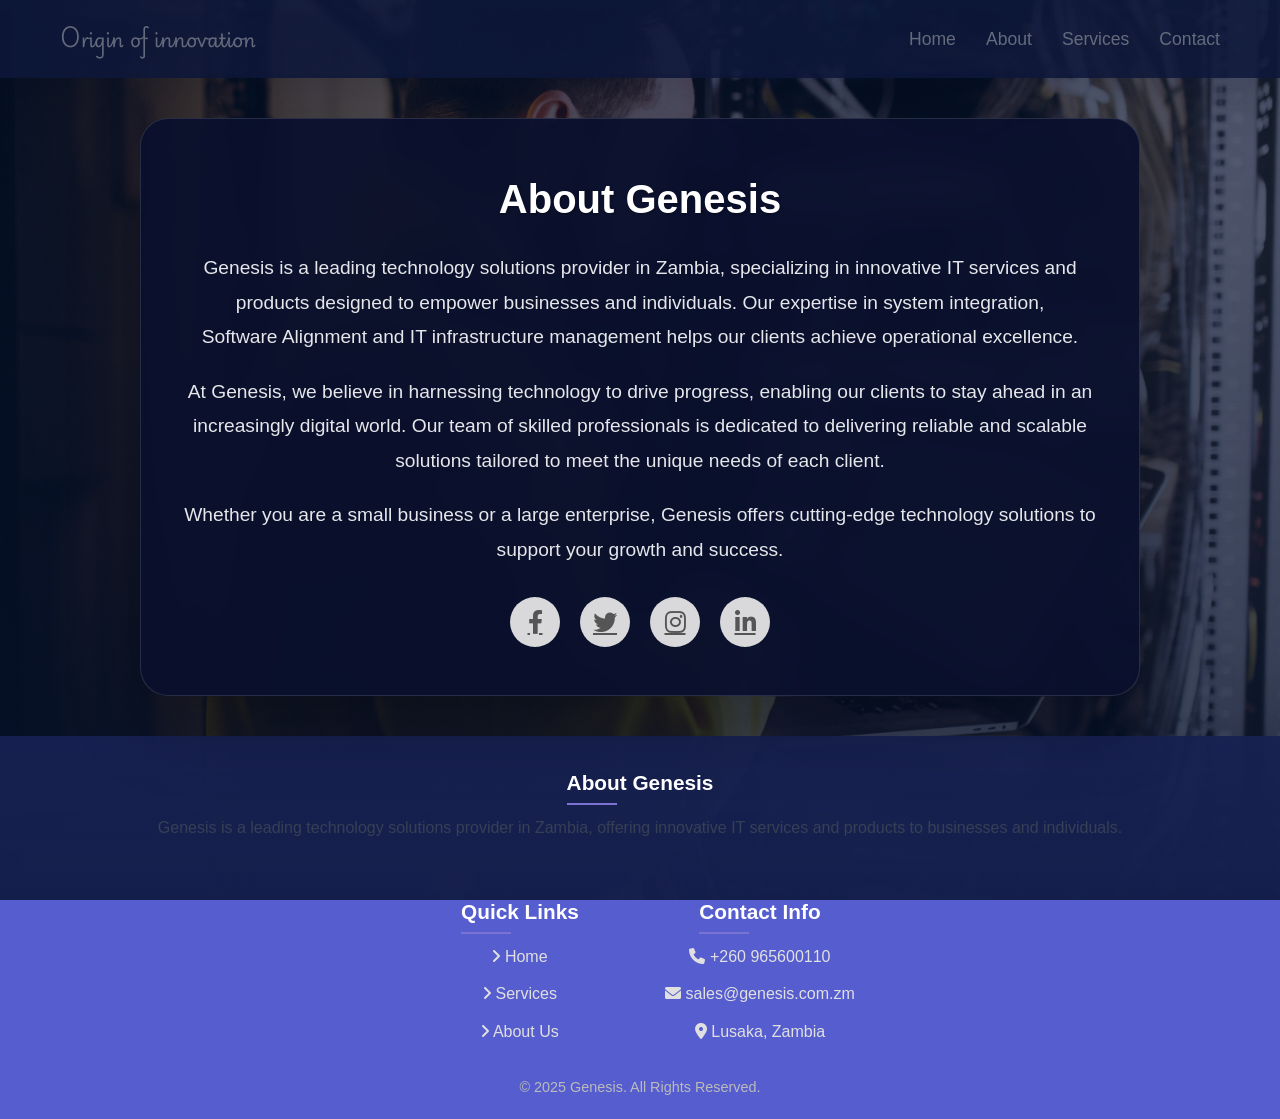
<file: about.html>
<!DOCTYPE html>
<html lang="en">
<head>
    <meta charset="UTF-8">
    <meta name="viewport" content="width=device-width, initial-scale=1.0">
    <link rel="icon" href="genesis-photos/favicon.jpg" type="image/x-icon">
    <title>About Us</title>
    <link rel="preconnect" href="https://fonts.googleapis.com">
    <link rel="preconnect" href="https://fonts.gstatic.com" crossorigin>
    <link href="https://fonts.googleapis.com/css2?family=Playwrite+FR+Moderne:wght@100..400&display=swap" rel="stylesheet">  
    <link rel="stylesheet" href="https://fonts.googleapis.com/css2?family=Roboto:wght@400;500;700&display=swap">
    <!-- Font Awesome for social icons -->
    <link rel="stylesheet" href="https://cdnjs.cloudflare.com/ajax/libs/font-awesome/6.0.0-beta3/css/all.min.css">
    <link rel="stylesheet" href="genesis.css/about.css"> <!-- Link to your CSS file -->
</head>
<body>
    <!-- Header -->
    <header>
        <div class="header-container">
            <div class="logo">
                <h3>Origin of innovation</h3>
            </div>
            <nav>
                <ul>
                    <li><a href="index.html">Home</a></li>
                    <li><a href="about.html">About</a></li>
                    <li><a href="services.html">Services</a></li>
                    <li><a href="contact.html">Contact</a></li>
                </ul>
            </nav>
        </div>
    </header>

    <!-- Main Content -->
    <main>
        <div class="container">
            <h1>About Genesis</h1>
            <div class="about-text">
                <p>
                    Genesis is a leading technology solutions provider in Zambia, specializing in innovative IT services and products designed to empower businesses and individuals. Our expertise in system integration, Software Alignment and IT infrastructure management helps our clients achieve operational excellence.
                </p>
                <p>
                    At Genesis, we believe in harnessing technology to drive progress, enabling our clients to stay ahead in an increasingly digital world. Our team of skilled professionals is dedicated to delivering reliable and scalable solutions tailored to meet the unique needs of each client.
                </p>
                <p>
                    Whether you are a small business or a large enterprise, Genesis offers cutting-edge technology solutions to support your growth and success.
                </p>
            </div>

            <div class="social-links">
                <a href="https://www.facebook.com/GenesisOfficeSystems" class="social-link facebook">
                    <i class="fab fa-facebook-f"></i>
                </a>
                <a href="#" class="social-link twitter">
                    <i class="fab fa-twitter"></i>
                </a>
                <a href="https://www.instagram.com/genesis_office_systems/?hl=en" class="social-link instagram">
                    <i class="fab fa-instagram"></i>
                </a>
                <a href="https://www.linkedin.com/company/genesis-office-systems-limited/people/?viewAsMember=true" class="social-link linkedin">
                    <i class="fab fa-linkedin-in"></i>
                </a>
            </div>
        </div>
    </main>

    <!-- Footer -->
    <footer>
        <div class="footer-container">
            <div class="footer-content">
                <div class="footer-section">
                    <h3>About Genesis</h3>
                    <p>Genesis is a leading technology solutions provider in Zambia, offering innovative IT services and products to businesses and individuals.</p>
                </div>

                <div class="footer-section">
                    <h3>Quick Links</h3>
                    <ul class="footer-links">
                        <li><a href="index.html"><i class="fas fa-angle-right"></i> Home</a></li>
                        <li><a href="services.html"><i class="fas fa-angle-right"></i> Services</a></li>
                        <li><a href="#"><i class="fas fa-angle-right"></i> About Us</a></li>
                    </ul>
                </div>

                <div class="footer-section">
                    <h3>Contact Info</h3>
                    <ul class="footer-links">
                        <li><a href="tel:"><i class="fas fa-phone"></i> +260 965600110
                        <li><a href="email:"><i class="fas fa-envelope"></i> sales@genesis.com.zm</a></li>
                        <li><a href="https://maps.google.com/?q=Plot+5130/53+Chandwe+Musonda+Road,+Light+Industrial+Area,+Lusaka,+Zambia" target="_blank"><i class="fas fa-map-marker-alt"></i> Lusaka, Zambia</a></li>
                    </ul>
                </div>
            </div>

            <div class="copyright">
                &copy; 2025 Genesis. All Rights Reserved.
            </div>
        </div>
    </footer>
</body>
</html>
</file>
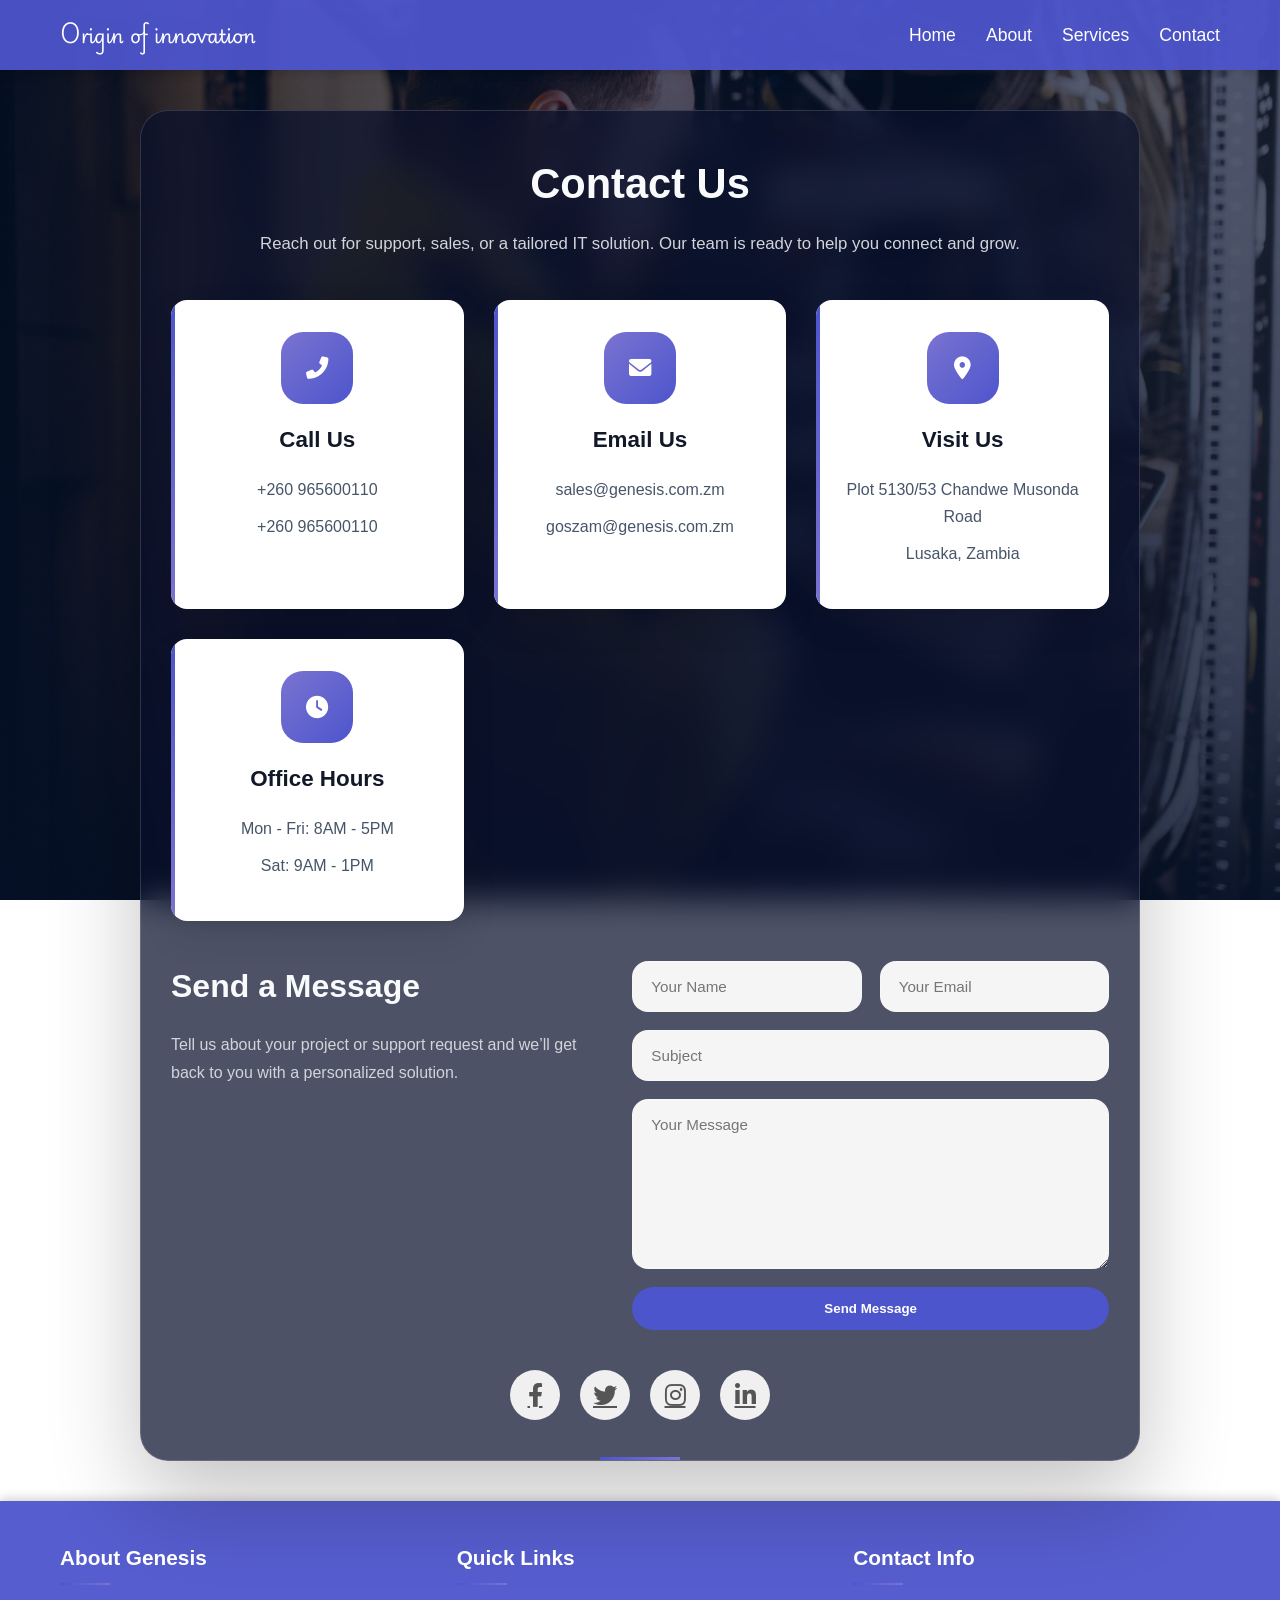
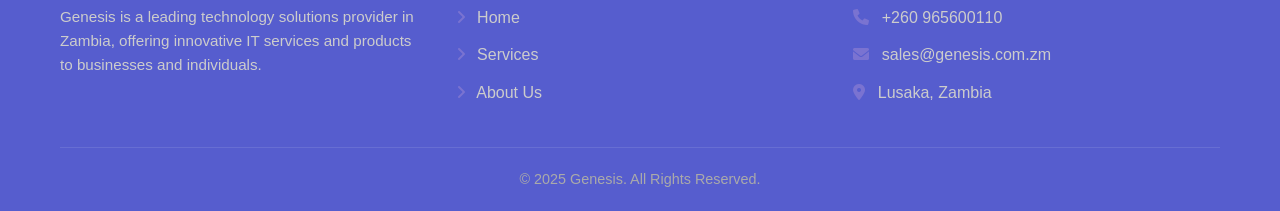
<file: contact.html>
<!DOCTYPE html>
<html lang="en">
<head>
    <meta charset="UTF-8">
    <meta name="viewport" content="width=device-width, initial-scale=1.0">
    <link rel="icon" href="genesis-photos/favicon.jpg" type="image/x-icon">
    <title>Contact Us</title>
    <link rel="preconnect" href="https://fonts.googleapis.com">
    <link rel="preconnect" href="https://fonts.gstatic.com" crossorigin>
    <link href="https://fonts.googleapis.com/css2?family=Playwrite+FR+Moderne:wght@100..400&display=swap" rel="stylesheet">  
    <!-- Font Awesome for social icons -->
    <link rel="stylesheet" href="https://fonts.googleapis.com/css2?family=Roboto:wght@400;500;700&display=swap">
    <link rel="stylesheet" href="https://cdnjs.cloudflare.com/ajax/libs/font-awesome/6.0.0-beta3/css/all.min.css">
    <link rel="stylesheet" href="genesis.css/contact.css"> <!-- Link to your CSS file -->
</head>
<body>
    <!-- Header -->
    <header>
        <div class="header-container">
            <div class="logo">
             <h3>Origin of innovation</h3>
            </div>
            <nav>
                <ul>
                    <li><a href="index.html">Home</a></li>
                    <li><a href="about.html">About</a></li>
                    <li><a href="services.html">Services</a></li>
                    <li><a href="contact.html">Contact</a></li>
                </ul>
            </nav>
        </div>
    </header>

    <!-- Main Content -->
    <main>
        <div class="container">
            <div class="page-header">
                <h1>Contact Us</h1>
                <p class="tagline">Reach out for support, sales, or a tailored IT solution. Our team is ready to help you connect and grow.</p>
            </div>

            <div class="contact-grid">
                <div class="contact-card">
                    <div class="icon-circle"><i class="fas fa-phone-alt"></i></div>
                    <h3>Call Us</h3>
                    <p>+260 965600110</p>
                    <p>+260 965600110</p>
                </div>
                <div class="contact-card">
                    <div class="icon-circle"><i class="fas fa-envelope"></i></div>
                    <h3>Email Us</h3>
                    <p>sales@genesis.com.zm</p>
                    <p>goszam@genesis.com.zm</p>
                </div>
                <div class="contact-card">
                    <div class="icon-circle"><i class="fas fa-map-marker-alt"></i></div>
                    <h3>Visit Us</h3>
                    <p>Plot 5130/53 Chandwe Musonda Road</p>
                    <p>Lusaka, Zambia</p>
                </div>
                <div class="contact-card">
                    <div class="icon-circle"><i class="fas fa-clock"></i></div>
                    <h3>Office Hours</h3>
                    <p>Mon - Fri: 8AM - 5PM</p>
                    <p>Sat: 9AM - 1PM</p>
                </div>
            </div>

            <div class="form-section">
                <div class="form-copy">
                    <h2>Send a Message</h2>
                    <p>Tell us about your project or support request and we’ll get back to you with a personalized solution.</p>
                </div>

                <form class="contact-form" action="#" method="post">
                    <div class="field-row">
                        <input type="text" name="name" placeholder="Your Name" required>
                        <input type="email" name="email" placeholder="Your Email" required>
                    </div>
                    <input type="text" name="subject" placeholder="Subject" required>
                    <textarea name="message" rows="6" placeholder="Your Message" required></textarea>
                    <button type="submit" class="cta-button">Send Message</button>
                </form>
            </div>

            <div class="social-links">
                <a href="https://www.facebook.com/GenesisOfficeSystems" class="social-link facebook">
                    <i class="fab fa-facebook-f"></i>
                </a>
                <a href="#" class="social-link twitter">
                    <i class="fab fa-twitter"></i>
                </a>
                <a href="https://www.instagram.com/genesis_office_systems/?hl=en" class="social-link instagram">
                    <i class="fab fa-instagram"></i>
                </a>
                <a href="https://www.linkedin.com/company/genesis-office-systems-limited/people/?viewAsMember=true" class="social-link linkedin">
                    <i class="fab fa-linkedin-in"></i>
                </a>
            </div>
        </div>
    </main>

    <!-- Footer -->
    <footer>
        <div class="footer-container">
            <div class="footer-content">
                <div class="footer-section">
                    <h3>About Genesis</h3>
                    <p>Genesis is a leading technology solutions provider in Zambia, offering innovative IT services and products to businesses and individuals.</p>
                </div>
                
                <div class="footer-section">
                    <h3>Quick Links</h3>
                    <ul class="footer-links">
                        <li><a href="index.html"><i class="fas fa-angle-right"></i> Home</a></li>
                        <li><a href="services.html"><i class="fas fa-angle-right"></i> Services</a></li>
                        <li><a href="about.html"><i class="fas fa-angle-right"></i> About Us</a></li>
                    </ul>
                </div>
                
                <div class="footer-section">
                    <h3>Contact Info</h3>
                    <ul class="footer-links">
                        <li><a href="tel:"><i class="fas fa-phone"></i> +260 965600110
                        <li><a href="email:"><i class="fas fa-envelope"></i> sales@genesis.com.zm</a></li>
                        <li><a href="https://maps.google.com/?q=Plot+5130/53+Chandwe+Musonda+Road,+Light+Industrial+Area,+Lusaka,+Zambia" target="_blank"><i class="fas fa-map-marker-alt"></i> Lusaka, Zambia</a></li>
                    </ul>
                </div>
            </div>
            
            <div class="copyright">
                &copy; 2025 Genesis. All Rights Reserved.
            </div>
        </div>
    </footer>
</body>
</html>
</file>
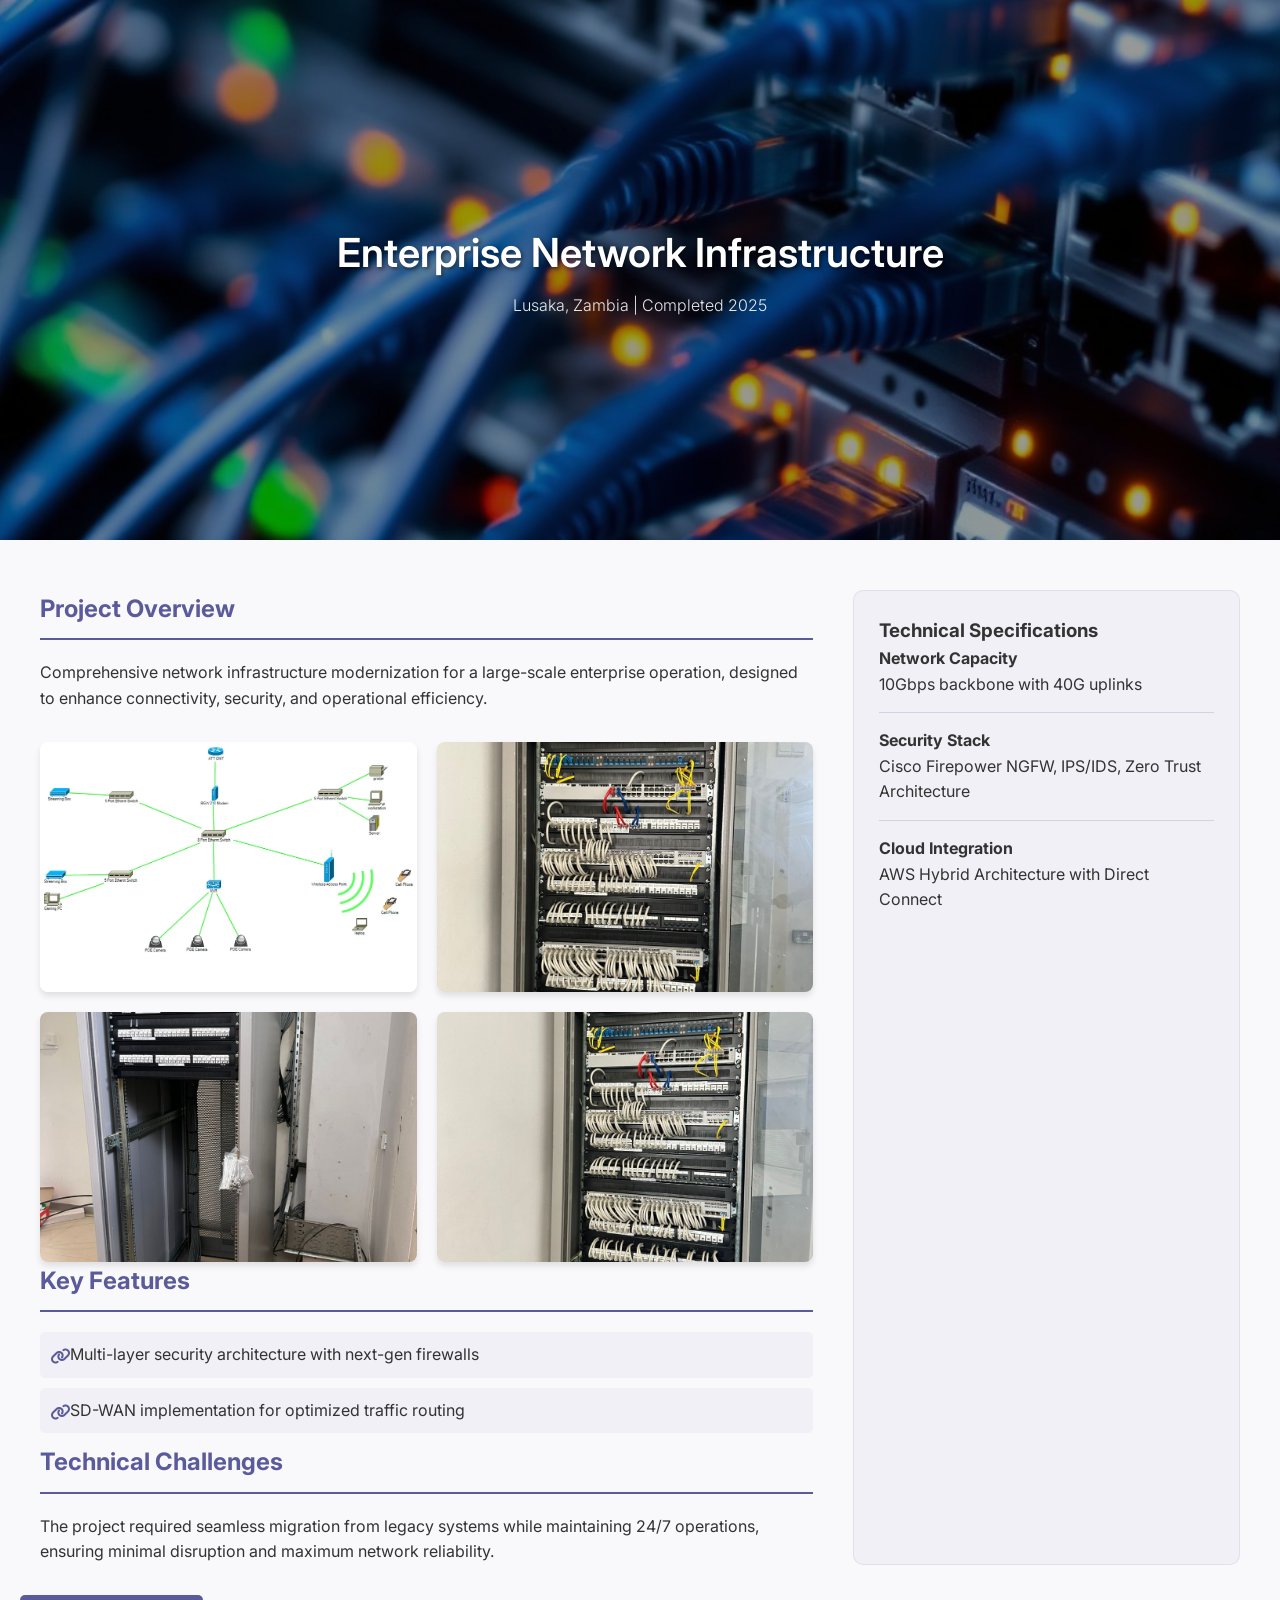
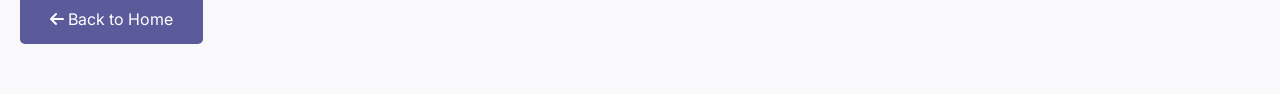
<file: project-1.html>
<!DOCTYPE html>
<html lang="en">
<head>
    <meta charset="UTF-8">
    <meta name="viewport" content="width=device-width, initial-scale=1.0">
    <link rel="icon" href="genesis-photos/favicon.jpg" type="image/x-icon">
    <title>Enterprise Network Infrastructure Project</title>
    <link rel="stylesheet" href="https://fonts.googleapis.com/css2?family=Inter:wght@300;400;600&display=swap">
    <link rel="stylesheet" href="https://cdnjs.cloudflare.com/ajax/libs/font-awesome/6.0.0-beta3/css/all.min.css">
    <style>
        :root {
            --primary-color: #5b5b9b;
            --secondary-color: #464687;
            --background-light: #f9f9fb;
            --text-dark: #333;
        }

        * {
            margin: 0;
            padding: 0;
            box-sizing: border-box;
        }

        body {
            font-family: 'Inter', sans-serif;
            line-height: 1.6;
            color: var(--text-dark);
        }

        .project-hero {
            position: relative;
            height: 60vh;
            overflow: hidden;
        }

        .hero-image {
            width: 100%;
            height: 100%;
            object-fit: cover;
            filter: brightness(0.6);
            transition: transform 0.5s ease;
        }

        .project-hero:hover .hero-image {
            transform: scale(1.05);
        }

        .hero-content {
            position: absolute;
            top: 50%;
            left: 50%;
            transform: translate(-50%, -50%);
            text-align: center;
            color: white;
            z-index: 10;
            width: 90%;
        }

        .hero-content h1 {
            font-size: 2.5rem;
            margin-bottom: 0.5rem;
            font-weight: 600;
            text-shadow: 2px 2px 4px rgba(0,0,0,0.5);
        }

        .hero-content p {
            font-weight: 300;
            opacity: 0.9;
        }

        .project-details {
            padding: 50px 20px;
            background-color: var(--background-light);
        }

        .detail-grid {
            display: grid;
            grid-template-columns: 2fr 1fr;
            gap: 40px;
            max-width: 1200px;
            margin: 0 auto;
        }

        .main-content h2 {
            border-bottom: 2px solid var(--primary-color);
            padding-bottom: 10px;
            margin-bottom: 20px;
            color: var(--primary-color);
        }

        .image-gallery {
            display: grid;
            grid-template-columns: repeat(auto-fit, minmax(250px, 1fr));
            gap: 20px;
            margin-top: 30px;
        }

        .gallery-image {
            width: 100%;
            height: 250px;
            object-fit: cover;
            border-radius: 8px;
            transition: all 0.3s ease;
            box-shadow: 0 4px 6px rgba(0,0,0,0.1);
        }

        .gallery-image:hover {
            transform: scale(1.05);
            box-shadow: 0 6px 10px rgba(0,0,0,0.15);
        }

        .technical-specs {
            background: rgba(91, 91, 155, 0.05);
            border: 1px solid rgba(91, 91, 155, 0.1);
            padding: 25px;
            border-radius: 10px;
        }

        .spec-item {
            margin-bottom: 15px;
            padding-bottom: 15px;
            border-bottom: 1px solid rgba(91, 91, 155, 0.2);
        }

        .spec-item:last-child {
            border-bottom: none;
        }

        .back-button {
            display: inline-block;
            padding: 12px 30px;
            background-color: var(--primary-color);
            color: white;
            text-decoration: none;
            border-radius: 5px;
            margin-top: 30px;
            transition: all 0.3s ease;
            text-align: center;
        }

        .back-button:hover {
            background-color: var(--secondary-color);
            transform: translateY(-3px);
            box-shadow: 0 4px 6px rgba(0,0,0,0.1);
        }

        .key-features ul {
            list-style-type: none;
            padding: 0;
        }

        .key-features li {
            padding: 10px;
            background-color: rgba(91, 91, 155, 0.05);
            margin-bottom: 10px;
            border-radius: 5px;
            position: relative;
            padding-left: 30px;
        }

        .key-features li::before {
            content: '\f0c1';  /* link icon */
            font-family: 'Font Awesome 5 Free';
            position: absolute;
            left: 10px;
            top: 12px;
            color: var(--primary-color);
            font-weight: 900;
        }

        @media (max-width: 768px) {
            .detail-grid {
                grid-template-columns: 1fr;
            }
            
            .hero-content h1 {
                font-size: 2rem;
            }

            .gallery-image {
                height: 200px;
            }
        }
    </style>
</head>
<body>
    <div class="project-hero">
        <img src="genesis-photos/projects-photos/StockCake-Network Cables Connected_1742898370.jpg" 
             alt="Network Infrastructure" class="hero-image">
        <div class="hero-content">
            <h1>Enterprise Network Infrastructure</h1>
            <p>Lusaka, Zambia | Completed 2025</p>
        </div>
    </div>

    <div class="project-details">
        <div class="detail-grid">
            <div class="main-content">
                <h2>Project Overview</h2>
                <p>Comprehensive network infrastructure modernization for a large-scale enterprise operation, designed to enhance connectivity, security, and operational efficiency.</p>
                
                <div class="image-gallery">
                    <img src="genesis-photos/project-1/network design photo.webp"
                         alt="Network Design" class="gallery-image">
                    <img src="genesis-photos/project-1/serverroom-3.jpeg" 
                         alt="Server Room" class="gallery-image">
                    <img src="genesis-photos/project-1/server room phto.jpeg" 
                         alt="Server room" class="gallery-image">
                          <img src="genesis-photos/project-1/serverroom-2.jpeg" 
                         alt="Server room" class="gallery-image">
                </div>

                <div class="key-features">
                    <h2>Key Features</h2>
                    <ul>
                        <li>Multi-layer security architecture with next-gen firewalls</li>
                        <li>SD-WAN implementation for optimized traffic routing</li>
                    </ul>
                </div>

                <h2>Technical Challenges</h2>
                <p>The project required seamless migration from legacy systems while maintaining 24/7 operations, ensuring minimal disruption and maximum network reliability.</p>
            </div>

            <div class="technical-specs">
                <h3>Technical Specifications</h3>
                <div class="spec-item">
                    <h4>Network Capacity</h4>
                    <p>10Gbps backbone with 40G uplinks</p>
                </div>
                <div class="spec-item">
                    <h4>Security Stack</h4>
                    <p>Cisco Firepower NGFW, IPS/IDS, Zero Trust Architecture</p>
                </div>
                <div class="spec-item">
                    <h4>Cloud Integration</h4>
                    <p>AWS Hybrid Architecture with Direct Connect</p>
                </div>
            </div>
        </div>

        <div class="text-center">
            <a href="index.html" class="back-button">
                <i class="fas fa-arrow-left"></i> Back to Home
            </a>
        </div>
    </div>

    <script>
      
    </script>
</body>
</html>
</file>
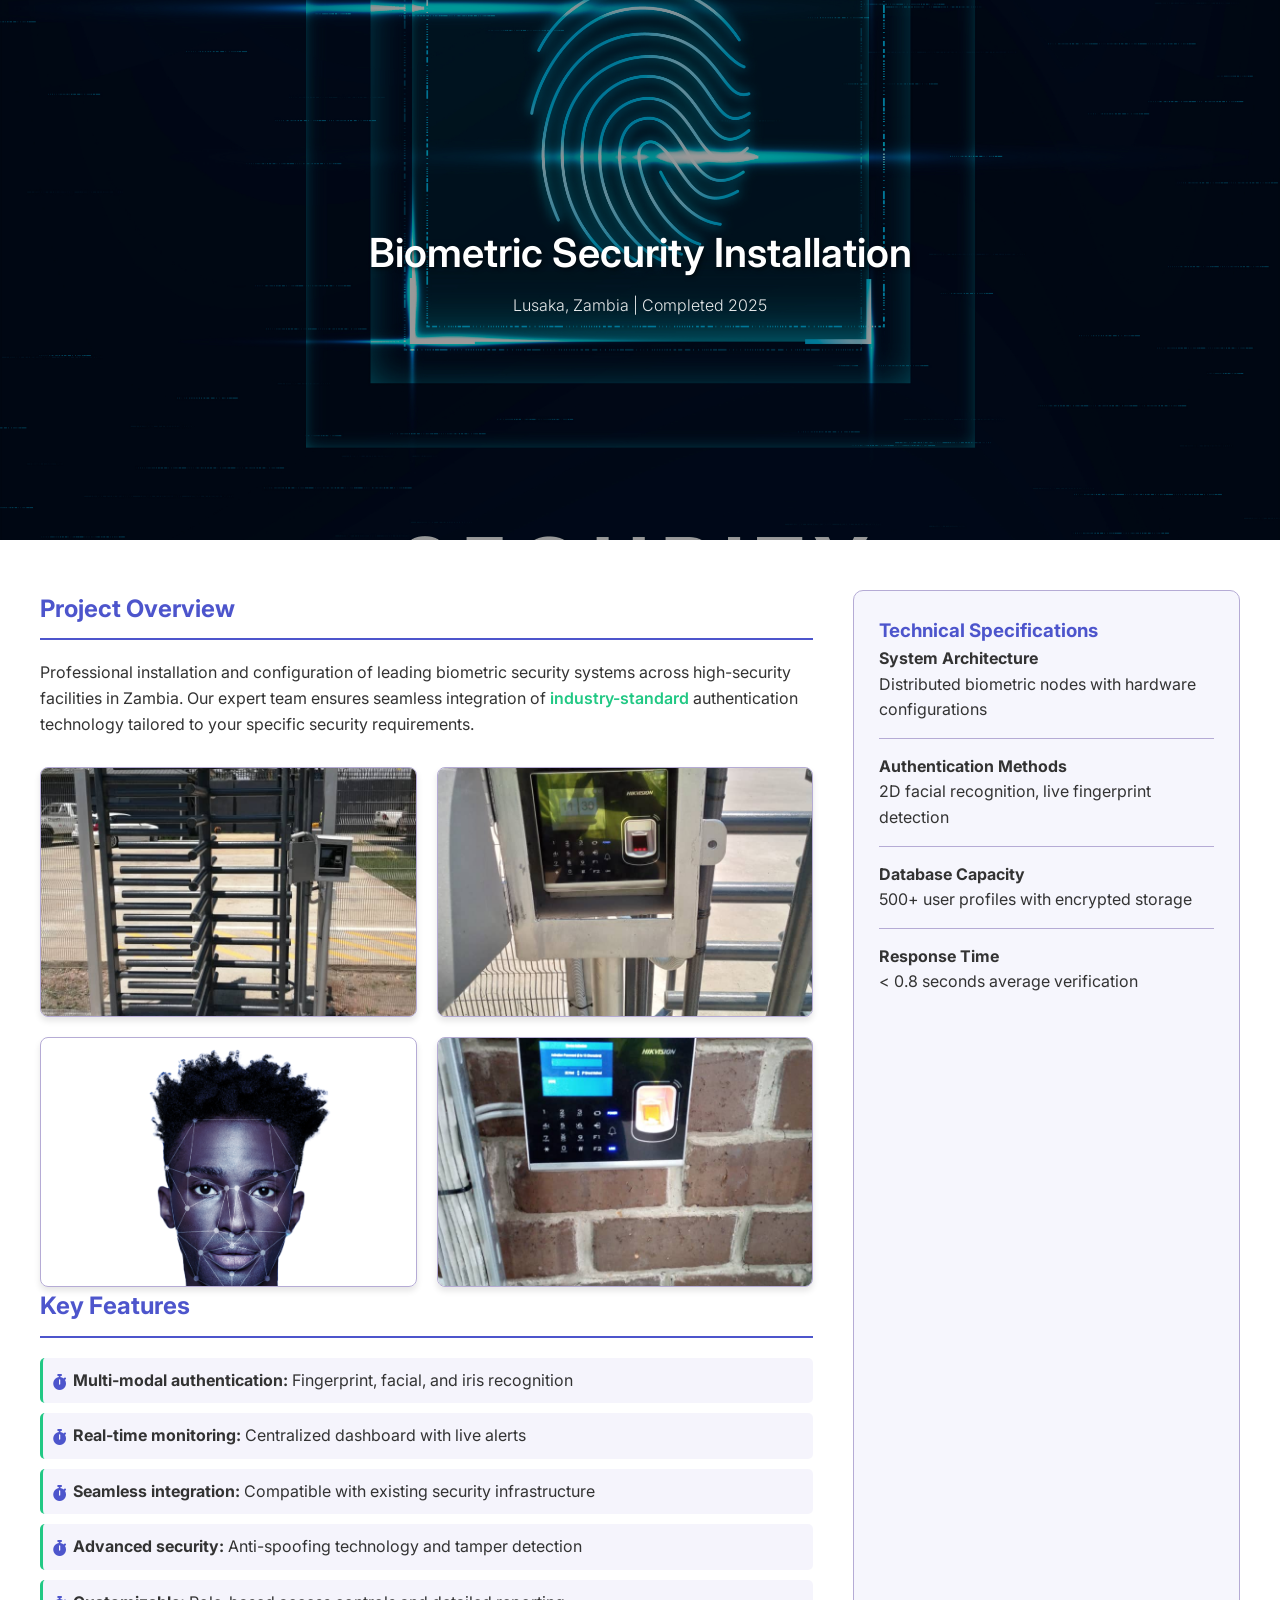
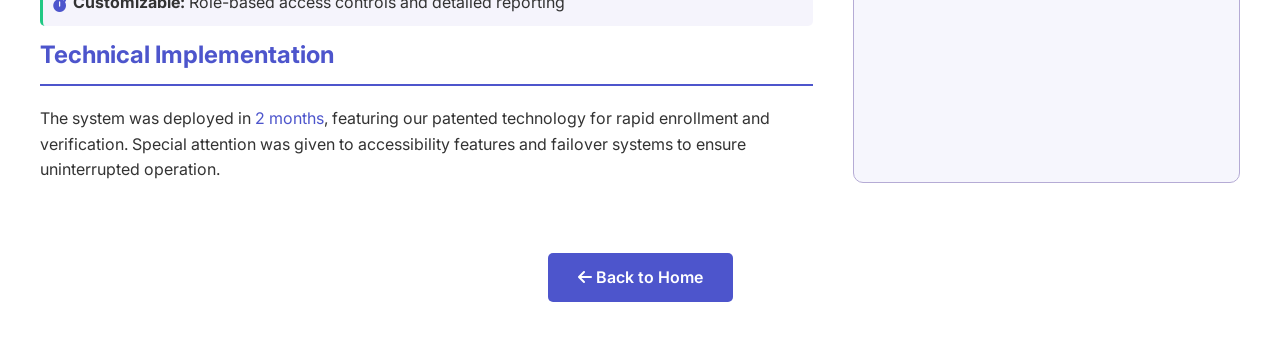
<file: project-2.html>
<!DOCTYPE html>
<html lang="en">
<head>
    <meta charset="UTF-8">
    <meta name="viewport" content="width=device-width, initial-scale=1.0">
    <link rel="icon" href="genesis-photos/favicon.jpg" type="image/x-icon">
    <title>Biometric Security Installation Project</title>
    <link rel="stylesheet" href="https://fonts.googleapis.com/css2?family=Inter:wght@300;400;600&display=swap">
    <link rel="stylesheet" href="https://cdnjs.cloudflare.com/ajax/libs/font-awesome/6.0.0-beta3/css/all.min.css">
    <style>
        :root {
            --primary-color: #4D55CC;
            --secondary-color: #7A73D1;
            --accent-color: #21C884;
            --light-color: #B5ABD5;
            --background-light: #f8f9fa;
            --text-dark: #333;
        }

        * {
            margin: 0;
            padding: 0;
            box-sizing: border-box;
        }

        body {
            font-family: 'Inter', sans-serif;
            line-height: 1.6;
            color: var(--text-dark);
            background-color: var(--background-light);
        }

        .project-hero {
            position: relative;
            height: 60vh;
            overflow: hidden;
        }

        .hero-image {
            width: 100%;
            height: 100%;
            object-fit: cover;
            filter: brightness(0.6);
            transition: transform 0.5s ease;
        }

        .project-hero:hover .hero-image {
            transform: scale(1.05);
        }

        .hero-content {
            position: absolute;
            top: 50%;
            left: 50%;
            transform: translate(-50%, -50%);
            text-align: center;
            color: white;
            z-index: 10;
            width: 90%;
        }

        .hero-content h1 {
            font-size: 2.5rem;
            margin-bottom: 0.5rem;
            font-weight: 600;
            text-shadow: 2px 2px 4px rgba(0,0,0,0.5);
        }

        .hero-content p {
            font-weight: 300;
            opacity: 0.9;
        }

        .project-details {
            padding: 50px 20px;
            background-color: white;
        }

        .detail-grid {
            display: grid;
            grid-template-columns: 2fr 1fr;
            gap: 40px;
            max-width: 1200px;
            margin: 0 auto;
        }

        .main-content h2 {
            border-bottom: 2px solid var(--primary-color);
            padding-bottom: 10px;
            margin-bottom: 20px;
            color: var(--primary-color);
        }

        .image-gallery {
            display: grid;
            grid-template-columns: repeat(auto-fit, minmax(250px, 1fr));
            gap: 20px;
            margin-top: 30px;
        }

        .gallery-image {
            width: 100%;
            height: 250px;
            object-fit: cover;
            border-radius: 8px;
            transition: all 0.3s ease;
            box-shadow: 0 4px 6px rgba(0,0,0,0.1);
            border: 1px solid var(--light-color);
        }

        .gallery-image:hover {
            transform: scale(1.05);
            box-shadow: 0 6px 10px rgba(0,0,0,0.15);
        }

        .technical-specs {
            background: rgba(77, 85, 204, 0.05);
            border: 1px solid var(--light-color);
            padding: 25px;
            border-radius: 10px;
        }

        .spec-item {
            margin-bottom: 15px;
            padding-bottom: 15px;
            border-bottom: 1px solid var(--light-color);
        }

        .spec-item:last-child {
            border-bottom: none;
        }

        .back-button {
            display: inline-block;
            padding: 12px 30px;
            background-color: var(--primary-color);
            color: white;
            text-decoration: none;
            border-radius: 5px;
            margin-top: 30px;
            transition: all 0.3s ease;
            text-align: center;
            font-weight: 600;
        }

        .back-button:hover {
            background-color: var(--secondary-color);
            transform: translateY(-3px);
            box-shadow: 0 4px 6px rgba(0,0,0,0.1);
        }

        .key-features ul {
            list-style-type: none;
            padding: 0;
        }

        .key-features li {
            padding: 10px;
            background-color: rgba(122, 115, 209, 0.08);
            margin-bottom: 10px;
            border-radius: 5px;
            position: relative;
            padding-left: 30px;
            border-left: 3px solid var(--accent-color);
        }

        .key-features li::before {
            content: '\f2f2';  /* fingerprint icon */
            font-family: 'Font Awesome 5 Free';
            position: absolute;
            left: 10px;
            top: 12px;
            color: var(--primary-color);
            font-weight: 900;
        }

        @media (max-width: 768px) {
            .detail-grid {
                grid-template-columns: 1fr;
            }
            
            .hero-content h1 {
                font-size: 2rem;
            }

            .gallery-image {
                height: 200px;
            }
        }
    </style>
</head>
<body>
    <div class="project-hero">
        <img src="genesis-photos/project-2/rm373batch3-socialmediapost-06.jpg" 
             alt="Biometric Security Installation" class="hero-image">
        <div class="hero-content">
            <h1>Biometric Security Installation</h1>
            <p>Lusaka, Zambia | Completed 2025</p>
        </div>
    </div>

    <div class="project-details">
        <div class="detail-grid">
            <div class="main-content">
                <h2>Project Overview</h2>
                <p>Professional installation and configuration of leading biometric security systems across high-security facilities in Zambia. Our expert team ensures seamless integration of <span style="color: var(--accent-color); font-weight: 600;">industry-standard</span> authentication technology tailored to your specific security requirements.</p>
                
                <div class="image-gallery">
                    <img src="genesis-photos/project-2/biometric-gate.jpeg"
                         alt="Biometric Access Control" class="gallery-image">
                    <img src="genesis-photos/project-2/biometric-terminal.jpeg" 
                         alt="Facial Recognition System" class="gallery-image">
                    <img src="genesis-photos/project-2/facial-recognition.png" 
                         alt="Biometric Terminal" class="gallery-image">
                         <img src="genesis-photos/project-2/WhatsApp Image 2025-05-12 at 03.43.44 (1).jpeg" 
                         alt="Biometric Terminal" class="gallery-image">
                </div>

                <div class="key-features">
                    <h2>Key Features</h2>
                    <ul>
                        <li><strong>Multi-modal authentication:</strong> Fingerprint, facial, and iris recognition</li>
                        <li><strong>Real-time monitoring:</strong> Centralized dashboard with live alerts</li>
                        <li><strong>Seamless integration:</strong> Compatible with existing security infrastructure</li>
                        <li><strong>Advanced security:</strong> Anti-spoofing technology and tamper detection</li>
                        <li><strong>Customizable:</strong> Role-based access controls and detailed reporting</li>
                    </ul>
                </div>

                <h2>Technical Implementation</h2>
                <p>The system was deployed in <span style="color: var(--primary-color);">2 months</span>, featuring our patented technology for rapid enrollment and verification. Special attention was given to accessibility features and failover systems to ensure uninterrupted operation.</p>
            </div>

            <div class="technical-specs">
                <h3 style="color: var(--primary-color);">Technical Specifications</h3>
                <div class="spec-item">
                    <h4>System Architecture</h4>
                    <p>Distributed biometric nodes with hardware configurations</p>
                </div>
                <div class="spec-item">
                    <h4>Authentication Methods</h4>
                    <p>2D facial recognition, live fingerprint detection</p>
                </div>
                <div class="spec-item">
                    <h4>Database Capacity</h4>
                    <p>500+ user profiles with encrypted storage</p>
                </div>
                <div class="spec-item">
                    <h4>Response Time</h4>
                    <p>< 0.8 seconds average verification</p>
                </div>
            </div>
        </div>

        <div style="text-align: center; margin-top: 40px;">
            <a href="index.html" class="back-button">
                <i class="fas fa-arrow-left"></i> Back to Home
            </a>
        </div>
    </div>

    <script>
        // Optional JavaScript can be added here
    </script>
</body>
</html>
</file>
<file: genesis.css/about.css>
* {
    margin: 0;
    padding: 0;
    box-sizing: border-box;
    font-family: 'Segoe UI', Tahoma, Geneva, Verdana, sans-serif;
}

body {
    background-color: #0f1323;
    color: #fff;
    line-height: 1.6;
    min-height: 100vh;
    display: flex;
    flex-direction: column;
    background: url('../genesis-photos/young-man-engineer-making-program-analyses.jpg') no-repeat center center/cover;
    background-attachment: fixed;
}

body::before {
    content: '';
    position: fixed;
    inset: 0;
    background: linear-gradient(180deg, rgba(7, 18, 45, 0.62), rgba(7, 18, 45, 0.80));
    pointer-events: none;
}

header {
    background-color: rgba(26, 32, 80, 0.88);
    padding: 24px 0;
    box-shadow: 0 20px 40px rgba(0, 0, 0, 0.18);
}

.header-container {
    max-width: 1200px;
    margin: 0 auto;
    padding: 0 20px;
    display: flex;
    justify-content: space-between;
    align-items: center;
    flex-wrap: wrap;
    color: white;
}

.logo h3 {
    font-family: "Playwrite FR Moderne", cursive;
    font-optical-sizing: auto;
    font-weight: 700; /* Changed from 400 to 700 for bold */
    font-style: normal;
}

nav ul {
    display: flex;
    list-style: none;
    padding: 0;
    margin: 0;
}

nav ul li {
    margin-left: 30px;
}

nav ul li a {
    color: white; /* Changed from #7A73D1 to white for better visibility */
    text-decoration: none;
    font-size: 1.1rem;
    transition: 0.3s ease;
}

nav ul li a:hover {
    color: #7A73D1; /* Changed hover color to match your palette */
}

/* Main Content */
main {
    flex: 1;
    display: flex;
    justify-content: center;
    align-items: center;
    padding: 40px 20px;
}

.container {
    max-width: 1000px;
    width: 100%;
    padding: 48px 40px;
    background-color: rgba(10, 16, 45, 0.94);
    border-radius: 28px;
    box-shadow: 0 30px 70px rgba(0, 0, 0, 0.28);
    text-align: center;
    backdrop-filter: blur(14px);
    border: 1px solid rgba(255, 255, 255, 0.12);
}

.container h1 {
    color: #fff;
    font-size: 2.5rem;
    margin-bottom: 20px;
    text-shadow: 1px 1px 3px rgba(0, 0, 0, 0.3); /* Added for better readability */
}

.about-text {
    font-size: 1.2rem;
    color: #e5e7eb;
    line-height: 1.8;
    margin-bottom: 20px;
}

.about-text p {
    margin-bottom: 20px;
}

/* Social Links */
.social-links {
    display: flex;
    justify-content: center;
    gap: 20px;
    margin-top: 30px;
    flex-wrap: wrap; /* Added for responsiveness */
}

.social-link {
    width: 50px;
    height: 50px;
    border-radius: 50%;
    background-color: rgba(240, 240, 240, 0.9); /* Slightly transparent */
    display: flex;
    align-items: center;
    justify-content: center;
    color: #555;
    font-size: 1.5rem;
    transition: all 0.3s ease;
}

.social-link:hover {
    transform: translateY(-5px);
    box-shadow: 0 5px 15px rgba(0, 0, 0, 0.2);
}

.facebook:hover { background-color: #3b5998; color: white; }
.twitter:hover { background-color: #1da1f2; color: white; }
.instagram:hover { background-color: #e1306c; color: white; }
.linkedin:hover { background-color: #0077b5; color: white; }

/* Footer */
footer {
    background-color: rgba(77, 85, 204, 0.95);
    color: white;
    padding: 30px 0 20px;
    text-align: center;
}

.footer-container {
    max-width: 1200px;
    margin: 0 auto;
    padding: 0 20px;
}

.footer-content {
    display: flex;
    justify-content: center;
    gap: 40px;
    margin-bottom: 20px;
    flex-wrap: wrap; /* Added for responsiveness */
}

.footer-section {
    min-width: 200px; /* Added minimum width */
}

.footer-section h3 {
    font-size: 1.3rem;
    margin-bottom: 15px; /* Increased spacing */
    display: inline-block;
    position: relative;
}

.footer-section h3::after {
    content: '';
    position: absolute;
    left: 0;
    bottom: -5px;
    width: 50px;
    height: 2px;
    background-color: #7A73D1;
}

.footer-section p {
    font-size: 1rem;
    color: #e0e0e0; /* Lighter color for better readability */
    margin-bottom: 15px;
}

.footer-links {
    list-style: none;
    padding: 0;
}

.footer-links li {
    margin-bottom: 12px;
}

.footer-links a {
    color: #e0e0e0; /* Lighter color for better readability */
    text-decoration: none;
    transition: 0.3s ease;
    display: inline-block;
}

.footer-links a:hover {
    color: #7A73D1;
    transform: translateX(5px);
}

.copyright {
    font-size: 0.9rem;
    color: #bbb; /* Lighter color for better readability */
    margin-top: 20px;
}

/* Responsive Design */
@media (max-width: 768px) {
    .header-container {
        flex-direction: column;
        text-align: center;
    }

    nav ul {
        margin-top: 15px;
        justify-content: center;
    }

    nav ul li {
        margin: 0 15px;
    }

    .container {
        padding: 30px 20px;
    }

    .container h1 {
        font-size: 2rem;
    }

    .about-text {
        font-size: 1.1rem;
    }

    .footer-content {
        gap: 30px;
    }
}

@media (max-width: 480px) {
    nav ul li {
        margin: 0 8px;
    }

    .container h1 {
        font-size: 1.8rem;
    }

    .about-text {
        font-size: 1rem;
    }

    .social-link {
        width: 45px;
        height: 45px;
        font-size: 1.3rem;
    }

    .footer-section {
        min-width: 150px;
    }

    .footer-content {
        display: grid;
        gap: 20px;
    }
}
</file>
<file: genesis.css/contact.css>
* {
    margin: 0;
    padding: 0;
    box-sizing: border-box;
    font-family: 'Segoe UI', Tahoma, Geneva, Verdana, sans-serif;
}

body {
    background-color: #0f1323;
    color: #fff;
    line-height: 1.6;
    min-height: 100vh;
    display: flex;
    flex-direction: column;
    background: url('../genesis-photos/young-man-engineer-making-program-analyses.jpg') no-repeat center center/cover;
    background-attachment: fixed;
}

body::before {
    content: '';
    position: fixed;
    inset: 0;
    background: linear-gradient(180deg, rgba(7, 18, 44, 0.62), rgba(7, 18, 44, 0.80));
    pointer-events: none;
}

/* Header Styles */
header {
    background-color: rgba(77, 85, 204, 0.95);
    padding: 20px 0;
    box-shadow: 0 2px 10px rgba(0, 0, 0, 0.2);
    position: relative;
    z-index: 100;
}

.header-container {
    max-width: 1200px;
    margin: 0 auto;
    padding: 0 20px;
    display: flex;
    justify-content: space-between;
    align-items: center;
    color: white;
}
.logo h3{
    font-family: "Playwrite FR Moderne", cursive;
    font-optical-sizing: auto;
    color: white;
    margin-bottom: 0
}

nav ul {
    display: flex;
    list-style: none;
}

nav ul li {
    margin-left: 30px;
}

nav ul li a {
    color: white;
    text-decoration: none;
    font-size: 1.1rem;
    position: relative;
    padding: 5px 0;
    transition: 0.3s ease;
}

nav ul li a:hover {
    color: #7A73D1;
   
}

nav ul li a::after {
    content: '';
    position: absolute;
    width: 0;
    height: 2px;
    bottom: 0;
    left: 0;
    background: linear-gradient(90deg, #4D55CC, #7A73D1);
    transition: width 0.3s ease;
}

nav ul li a:hover::after {
    width: 100%;
}

/* Main Content */
main {
    flex: 1;
    display: flex;
    align-items: center;
    justify-content: center;
    padding: 40px 20px;
}

.container {
    max-width: 1000px;
    width: 100%;
    padding: 40px 30px;
    background-color: rgba(9, 16, 43, 0.72);
    border-radius: 28px;
    box-shadow: 0 35px 90px rgba(0, 0, 0, 0.24);
    backdrop-filter: blur(16px);
    border: 1px solid rgba(255, 255, 255, 0.15);
}

.page-header {
    text-align: center;
    margin-bottom: 32px;
}

.page-header h1 {
    color: #f8fafc;
    font-size: 2.6rem;
    margin-bottom: 12px;
}

.page-header .tagline {
    color: #d1d5db;
    font-size: 1.05rem;
    max-width: 760px;
    margin: 0 auto;
    line-height: 1.8;
}

.contact-grid {
    display: grid;
    grid-template-columns: repeat(auto-fit, minmax(220px, 1fr));
    gap: 20px;
    margin-bottom: 40px;
}

.contact-card {
    position: relative;
    overflow: hidden;
    padding: 28px 24px;
    border-radius: 24px;
    background: #ffffff;
    box-shadow: 0 25px 50px rgba(15, 23, 42, 0.10);
    text-align: center;
    transition: transform 0.3s ease, box-shadow 0.3s ease;
}

.contact-card:hover {
    transform: translateY(-7px);
    box-shadow: 0 30px 60px rgba(15, 23, 42, 0.14);
}

.icon-circle {
    width: 72px;
    height: 72px;
    border-radius: 22px;
    background: linear-gradient(135deg, #7A73D1, #4D55CC);
    display: grid;
    place-items: center;
    margin: 0 auto 18px;
    color: white;
    font-size: 1.4rem;
}

.contact-card h3 {
    font-size: 1.25rem;
    margin-bottom: 14px;
    color: #111827;
}

.contact-card p {
    color: #475569;
    margin-bottom: 10px;
    line-height: 1.7;
}

.form-section {
    display: grid;
    grid-template-columns: 1fr 1.1fr;
    gap: 28px;
    align-items: start;
    margin-bottom: 40px;
}

.form-copy {
    color: #f8fafc;
}

.form-copy h2 {
    margin-bottom: 18px;
    font-size: 2rem;
}

.form-copy p {
    color: #d1d5db;
    line-height: 1.8;
}

.contact-form {
    display: flex;
    flex-direction: column;
    gap: 18px;
}

.field-row {
    display: grid;
    grid-template-columns: 1fr 1fr;
    gap: 18px;
}

.contact-form input,
.contact-form textarea {
    width: 100%;
    padding: 16px 18px;
    border-radius: 16px;
    border: 1px solid rgba(255, 255, 255, 0.12);
    background: rgba(255, 255, 255, 0.95);
    color: #111827;
    font-size: 0.95rem;
    outline: none;
    transition: border-color 0.25s ease, box-shadow 0.25s ease;
}

.contact-form input:focus,
.contact-form textarea:focus {
    border-color: #4D55CC;
    box-shadow: 0 0 0 4px rgba(77, 85, 204, 0.12);
}

.contact-form textarea {
    resize: vertical;
    min-height: 170px;
}

.cta-button {
    display: inline-block;
    padding: 14px 30px;
    background-color: #4D55CC;
    color: #fff;
    text-decoration: none;
    border-radius: 999px;
    font-weight: 700;
    border: none;
    cursor: pointer;
    transition: transform 0.3s ease, box-shadow 0.3s ease, background-color 0.3s ease;
}

.cta-button:hover {
    background-color: #3f49d9;
    transform: translateY(-3px);
    box-shadow: 0 20px 40px rgba(56, 77, 212, 0.25);
}

.social-links {
    display: flex;
    justify-content: center;
    gap: 15px;
    flex-wrap: wrap;
}

.social-link {
    width: 45px;
    height: 45px;
    border-radius: 50%;
    background-color: #ffffff;
    display: flex;
    align-items: center;
    justify-content: center;
    color: #374151;
    font-size: 1.3rem;
    transition: transform 0.3s ease, box-shadow 0.3s ease, background-color 0.3s ease;
}

.social-link:hover {
    background-color: #eef2ff;
    transform: translateY(-5px);
    box-shadow: 0 5px 15px rgba(0, 0, 0, 0.1);
}

.facebook:hover { background-color: #3b5998; color: white; }
.twitter:hover { background-color: #1da1f2; color: white; }
.instagram:hover { background-color: #e1306c; color: white; }
.linkedin:hover { background-color: #0077b5; color: white; }

h1:after {
    content: '';
    position: absolute;
    bottom: 0;
    left: 50%;
    transform: translateX(-50%);
    width: 80px;
    height: 3px;
    background: linear-gradient(90deg, #4D55CC, #7A73D1);
    animation: expandWidth 1s ease-out;
}

@keyframes expandWidth {
    from { width: 0; }
    to { width: 80px; }
}

.contact-grid {
    display: grid;
    grid-template-columns: repeat(auto-fit, minmax(280px, 1fr));
    gap: 30px;
    margin-top: 40px;
}

.contact-card {
    background-color: #ffffff;
    border-radius: 16px;
    padding: 32px 24px;
    transition: all 0.3s ease;
    box-shadow: 0 15px 35px rgba(0, 0, 0, 0.10);
    position: relative;
    overflow: hidden;
    animation: slideUp 0.5s ease forwards;
    opacity: 0;
}

@keyframes slideUp {
    from { opacity: 0; transform: translateY(20px); }
    to { opacity: 1; transform: translateY(0); }
}

.contact-card:hover {
    transform: translateY(-10px);
    box-shadow: 0 15px 30px rgba(0, 0, 0, 0.1);
}

.contact-card:before {
    content: '';
    position: absolute;
    top: 0;
    left: 0;
    width: 4px;
    height: 100%;
    background:  linear-gradient(180deg, #4D55CC, #7A73D1);
    transition: width 0.3s ease;
}

.contact-card:hover:before {
    width: 100%;
    opacity: 0.1;
}

.contact-card h3 {
    color: #111827;
    margin-bottom: 18px;
    font-size: 1.4rem;
    position: relative;
    z-index: 1;
}

.contact-detail {
    margin: 15px 0;
    font-size: 1.1rem;
    color: #475569;
    transition: all 0.3s ease;
    position: relative;
    z-index: 1;
}

.contact-detail:hover {
    transform: translateX(5px);
    color: #4D55CC;
}

.social-links {
    display: flex;
    justify-content: center;
    margin-top: 40px;
    gap: 20px;
}

.social-link {
    width: 50px;
    height: 50px;
    border-radius: 50%;
    background-color: #f0f0f0;
    display: flex;
    align-items: center;
    justify-content: center;
    color: #555;
    font-size: 1.5rem;
    transition: all 0.3s ease;
    animation: popIn 0.5s ease forwards;
    opacity: 0;
}

@keyframes popIn {
    from { opacity: 0; transform: scale(0.8); }
    to { opacity: 1; transform: scale(1); }
}

.social-link:hover {
    transform: translateY(-5px);
    box-shadow: 0 5px 15px rgba(0, 0, 0, 0.1);
}

.facebook:hover { background-color: #3b5998; color: white; }
.twitter:hover { background-color: #1da1f2; color: white; }
.instagram:hover { background-color: #e1306c; color: white; }
.linkedin:hover { background-color: #0077b5; color: white; }

/* Footer Styles */
footer {
    background-color: rgba(77, 85, 204, 0.95);
    color: white;
    padding: 40px 0 20px;
    margin-top: auto;
    box-shadow: 0 -2px 10px rgba(0, 0, 0, 0.2);
}

.footer-container {
    max-width: 1200px;
    margin: 0 auto;
    padding: 0 20px;
}

.footer-content {
    display: grid;
    grid-template-columns: repeat(auto-fit, minmax(250px, 1fr));
    gap: 30px;
    margin-bottom: 30px;
}

.footer-section h3 {
    font-size: 1.3rem;
    margin-bottom: 20px;
    position: relative;
    padding-bottom: 10px;
    display: inline-block;
}

.footer-section h3::after {
    content: '';
    position: absolute;
    bottom: 0;
    left: 0;
    width: 50px;
    height: 2px;
    background: linear-gradient(90deg, #4D55CC, #7A73D1);
}

.footer-section p {
    margin-bottom: 10px;
    font-size: 0.95rem;
    color: #ccc;
}

.footer-links {
    list-style: none;
}

.footer-links li {
    margin-bottom: 12px;
}

.footer-links a {
    color: #ccc;
    text-decoration: none;
    transition: 0.3s ease;
    display: inline-block;
}

.footer-links a:hover {
    color: #7A73D1;
    transform: translateX(5px);
}

.footer-links i {
    margin-right: 8px;
    color: #7A73D1;
}

.copyright {
    text-align: center;
    padding-top: 20px;
    border-top: 1px solid rgba(255, 255, 255, 0.1);
    font-size: 0.9rem;
    color: #aaa;
}

/* Animation delays for staggered effect */
.contact-card:nth-child(1) { animation-delay: 0.2s; }
.contact-card:nth-child(2) { animation-delay: 0.3s; }
.contact-card:nth-child(3) { animation-delay: 0.4s; }

.social-link:nth-child(1) { animation-delay: 0.5s; }
.social-link:nth-child(2) { animation-delay: 0.6s; }
.social-link:nth-child(3) { animation-delay: 0.7s; }
.social-link:nth-child(4) { animation-delay: 0.8s; }

/* Responsive Design */
@media (max-width: 768px) {
    body { background-attachment: scroll; }
    nav ul {
        display: flex;
        flex-wrap: wrap;
        justify-content: center;
        gap: 12px;
        width: 100%;
        padding: 12px 0;
    }
    
    .header-container {
        flex-direction: column;
        align-items: center;
        text-align: center;
        gap: 12px;
    }
    
    .logo {
        margin-bottom: 15px;
    }

    .container {
        width: 95%;
        padding: 30px 15px;
    }

    .contact-grid {
        grid-template-columns: 1fr;
        gap: 20px;
    }

    .social-links {
        gap: 15px;
    }
}

@media (max-width: 480px) {
    .container {
        padding: 25px 12px;
    }

    .contact h1 {
        font-size: 2rem;
    }

    .contact-card {
        padding: 28px 20px;
    }

    .contact-detail {
        font-size: 1rem;
    }

    .social-link {
        width: 44px;
        height: 44px;
        font-size: 1.4rem;
    }
}
</file>
